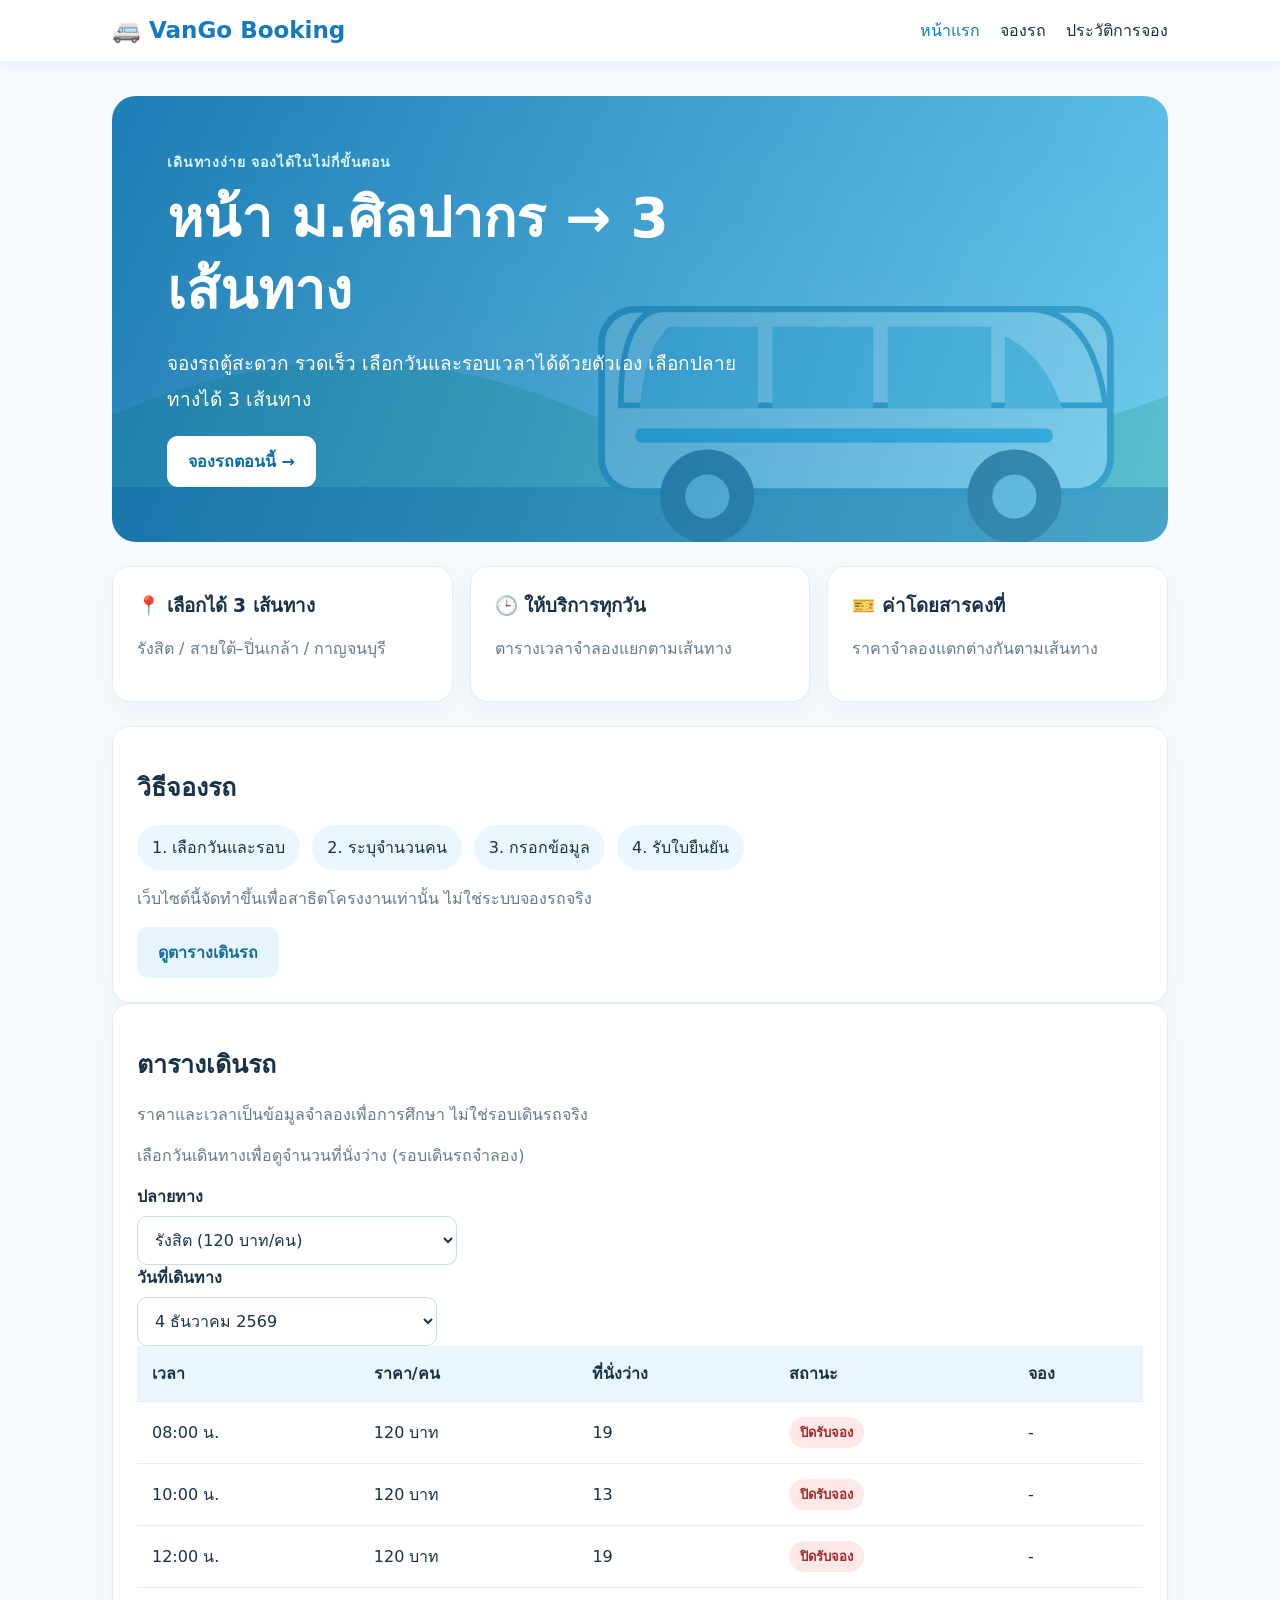
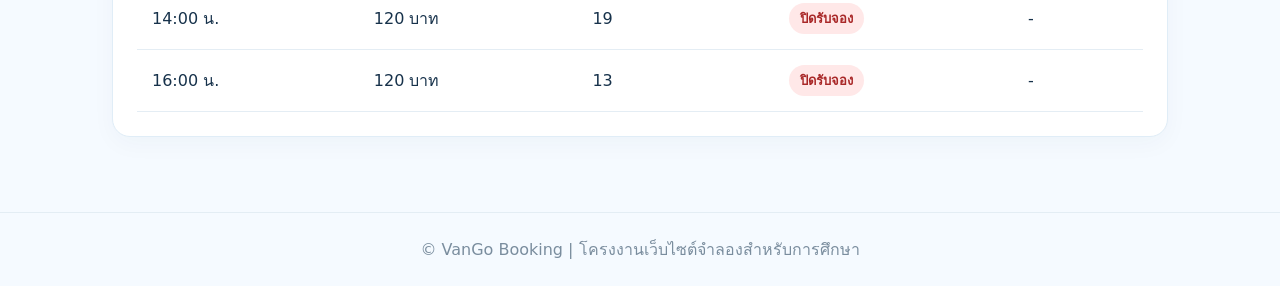
<file: index.html>
<!doctype html><html lang="th"><head><meta charset="utf-8"><meta name="viewport" content="width=device-width,initial-scale=1"><title>VanGo Booking | หน้าแรก</title><link rel="stylesheet" href="style.css"></head><body><header><nav class="nav"><a class="brand" href="index.html">🚐 VanGo Booking</a><div class="links"><a class="active" href="index.html">หน้าแรก</a><a href="booking.html">จองรถ</a><a href="history.html">ประวัติการจอง</a></div></nav></header><main><section class="hero"><div><div class="eyebrow" style="color:#d9f7ff">เดินทางง่าย จองได้ในไม่กี่ขั้นตอน</div><h1>หน้า ม.ศิลปากร → 3 เส้นทาง</h1><p>จองรถตู้สะดวก รวดเร็ว เลือกวันและรอบเวลาได้ด้วยตัวเอง เลือกปลายทางได้ 3 เส้นทาง</p><a class="btn" href="booking.html">จองรถตอนนี้ →</a></div></section><section class="cards"><div class="card"><h3>📍 เลือกได้ 3 เส้นทาง</h3><p class="muted">รังสิต / สายใต้–ปิ่นเกล้า / กาญจนบุรี</p></div><div class="card"><h3>🕒 ให้บริการทุกวัน</h3><p class="muted">ตารางเวลาจำลองแยกตามเส้นทาง</p></div><div class="card"><h3>🎫 ค่าโดยสารคงที่</h3><p class="muted">ราคาจำลองแตกต่างกันตามเส้นทาง</p></div></section><section class="panel"><h2>วิธีจองรถ</h2><div class="steps"><span>1. เลือกวันและรอบ</span><span>2. ระบุจำนวนคน</span><span>3. กรอกข้อมูล</span><span>4. รับใบยืนยัน</span></div><p class="muted">เว็บไซต์นี้จัดทำขึ้นเพื่อสาธิตโครงงานเท่านั้น ไม่ใช่ระบบจองรถจริง</p><a class="btn secondary" href="#schedule">ดูตารางเดินรถ</a></section><section class="panel" id="schedule"><h2>ตารางเดินรถ</h2><p class="muted">ราคาและเวลาเป็นข้อมูลจำลองเพื่อการศึกษา ไม่ใช่รอบเดินรถจริง </p><p class="muted">เลือกวันเดินทางเพื่อดูจำนวนที่นั่งว่าง (รอบเดินรถจำลอง)</p><label for="schedule-route">ปลายทาง</label><select id="schedule-route" style="max-width:320px"></select><label for="schedule-date">วันที่เดินทาง</label><select id="schedule-date" style="max-width:300px"></select><div class="tablewrap"><table><thead><tr><th>เวลา</th><th>ราคา/คน</th><th>ที่นั่งว่าง</th><th>สถานะ</th><th>จอง</th></tr></thead><tbody id="schedule-rows"></tbody></table></div></section></main><footer>© VanGo Booking | โครงงานเว็บไซต์จำลองสำหรับการศึกษา</footer><script src="app.js"></script></body></html>
</file>
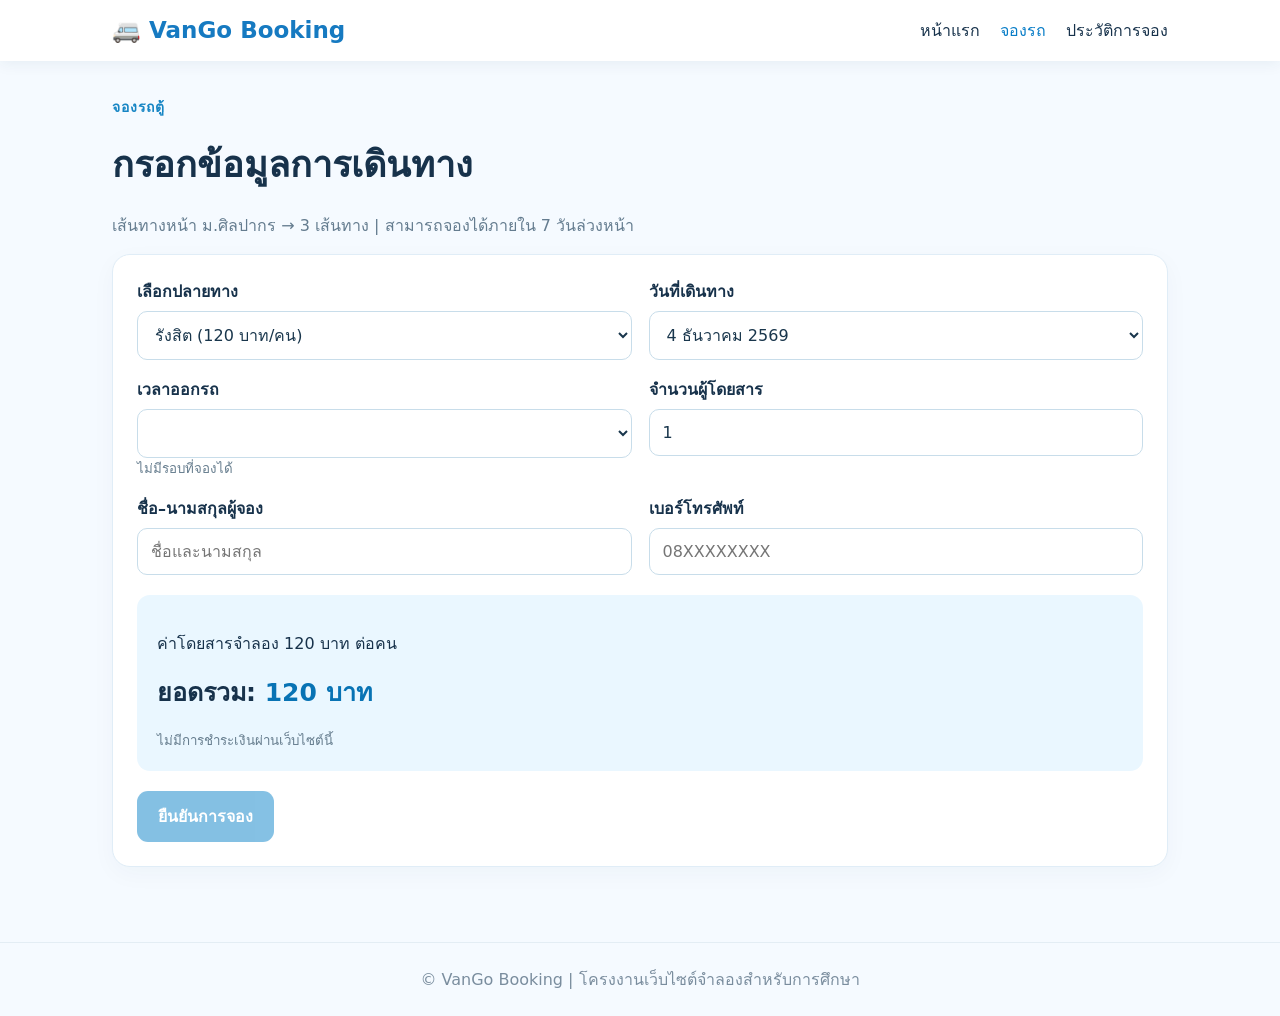
<file: booking.html>
<!doctype html><html lang="th"><head><meta charset="utf-8"><meta name="viewport" content="width=device-width,initial-scale=1"><title>จองรถ | VanGo Booking</title><link rel="stylesheet" href="style.css"></head><body><header><nav class="nav"><a class="brand" href="index.html">🚐 VanGo Booking</a><div class="links"><a href="index.html">หน้าแรก</a><a class="active" href="booking.html">จองรถ</a><a href="history.html">ประวัติการจอง</a></div></nav></header><main><span class="eyebrow">จองรถตู้</span><h1>กรอกข้อมูลการเดินทาง</h1><p class="muted">เส้นทางหน้า ม.ศิลปากร → 3 เส้นทาง | สามารถจองได้ภายใน 7 วันล่วงหน้า</p><form class="panel" id="booking-form"><div class="formgrid"><div><label for="travel-route">เลือกปลายทาง</label><select id="travel-route" required></select></div><div><label for="travel-date">วันที่เดินทาง</label><select id="travel-date" required></select></div><div><label for="travel-time">เวลาออกรถ</label><select id="travel-time" required></select><small id="availability"></small></div><div><label for="passenger-count">จำนวนผู้โดยสาร</label><input id="passenger-count" type="number" min="1" max="19" value="1" required></div><div><label for="customer-name">ชื่อ–นามสกุลผู้จอง</label><input id="customer-name" maxlength="100" autocomplete="name" required placeholder="ชื่อและนามสกุล"></div><div><label for="customer-phone">เบอร์โทรศัพท์</label><input id="customer-phone" type="tel" maxlength="10" inputmode="numeric" autocomplete="tel" required placeholder="08XXXXXXXX"></div></div><div class="summary"><p id="price-label">ค่าโดยสารจำลองตามเส้นทาง</p><h2>ยอดรวม: <strong id="total">120 บาท</strong></h2><small>ไม่มีการชำระเงินผ่านเว็บไซต์นี้</small></div><div id="feedback" aria-live="polite"></div><button id="confirm" class="btn" type="submit">ยืนยันการจอง</button></form></main><footer>© VanGo Booking | โครงงานเว็บไซต์จำลองสำหรับการศึกษา</footer><script src="app.js"></script></body></html>
</file>
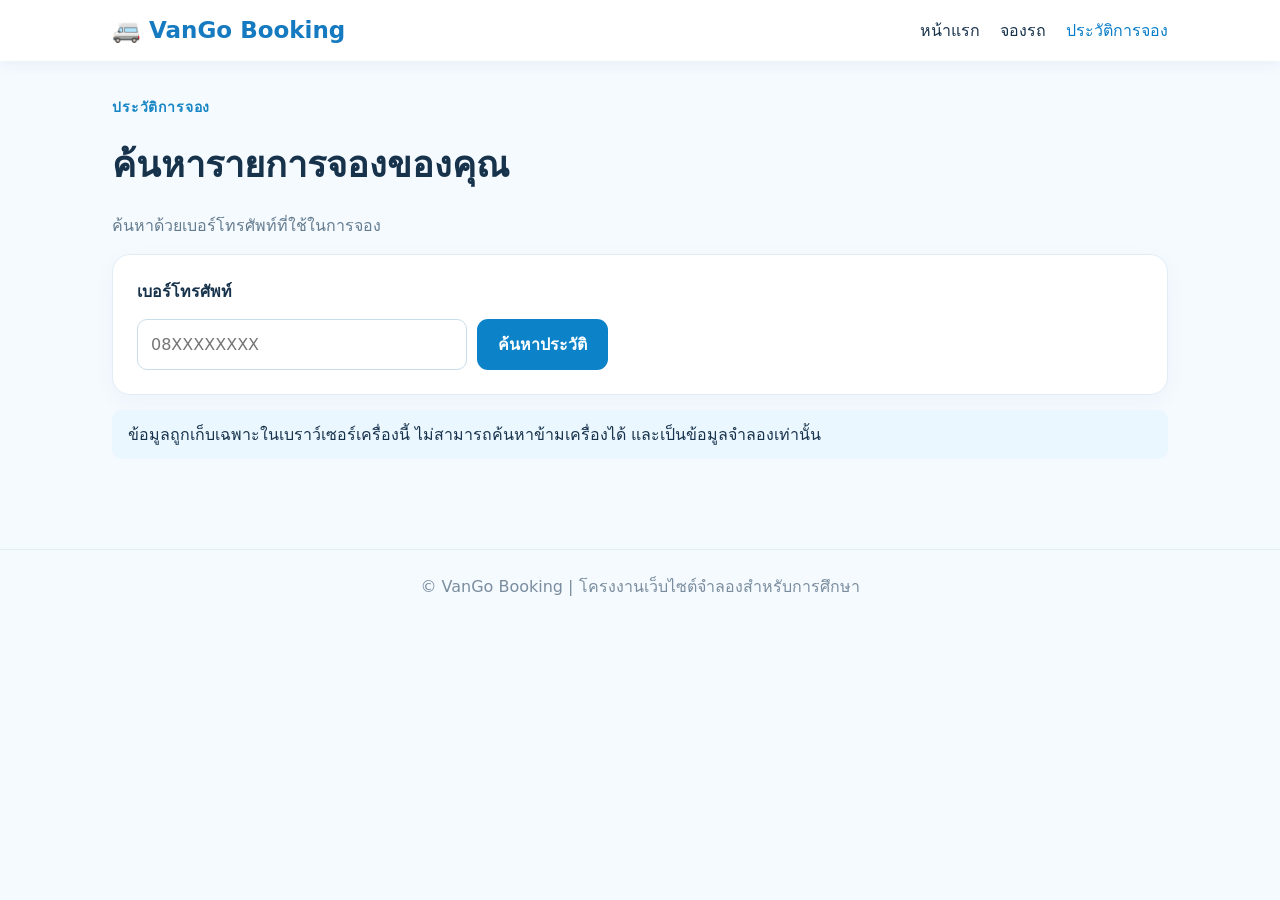
<file: history.html>
<!doctype html><html lang="th"><head><meta charset="utf-8"><meta name="viewport" content="width=device-width,initial-scale=1"><title>ประวัติการจอง | VanGo Booking</title><link rel="stylesheet" href="style.css"></head><body><header><nav class="nav"><a class="brand" href="index.html">🚐 VanGo Booking</a><div class="links"><a href="index.html">หน้าแรก</a><a href="booking.html">จองรถ</a><a class="active" href="history.html">ประวัติการจอง</a></div></nav></header><main><span class="eyebrow">ประวัติการจอง</span><h1>ค้นหารายการจองของคุณ</h1><p class="muted">ค้นหาด้วยเบอร์โทรศัพท์ที่ใช้ในการจอง</p><form id="history-form" class="panel"><label for="phone-search">เบอร์โทรศัพท์</label><div class="actions"><input id="phone-search" type="tel" maxlength="10" inputmode="numeric" required placeholder="08XXXXXXXX" style="max-width:330px"><button class="btn" type="submit">ค้นหาประวัติ</button></div></form><section id="results" aria-live="polite"></section><p class="notice">ข้อมูลถูกเก็บเฉพาะในเบราว์เซอร์เครื่องนี้ ไม่สามารถค้นหาข้ามเครื่องได้ และเป็นข้อมูลจำลองเท่านั้น</p></main><footer>© VanGo Booking | โครงงานเว็บไซต์จำลองสำหรับการศึกษา</footer><script src="app.js"></script></body></html>
</file>
<file: style.css>
:root{font-family:system-ui,'Noto Sans Thai',sans-serif;color:#17324b;background:#f5faff}*{box-sizing:border-box}body{margin:0}a{text-decoration:none;color:inherit}header{background:white;box-shadow:0 2px 15px #153b5c12;position:sticky;top:0;z-index:10}.nav{max-width:1100px;margin:auto;padding:17px 22px;display:flex;align-items:center;justify-content:space-between;gap:16px}.brand{font-size:23px;font-weight:850;color:#167ac1}.links{display:flex;gap:20px;flex-wrap:wrap}.links a:hover,.links a.active{color:#087dc7}main{max-width:1100px;margin:0 auto;padding:35px 22px 75px}.hero{border-radius:24px;overflow:hidden;background:linear-gradient(110deg,#096da9dd,#42b8e4a8),url('van.svg') center/cover;min-height:410px;display:flex;align-items:center;padding:55px;color:white}.hero>div{max-width:600px}.hero h1{font-size:clamp(32px,5vw,55px);margin:10px 0}.hero p{font-size:19px;line-height:1.9}.btn{display:inline-block;border:0;border-radius:11px;background:#0c83c9;color:white;padding:13px 21px;font:inherit;font-weight:700;cursor:pointer}.btn:hover{background:#086ca7}.btn.secondary{background:#e7f5ff;color:#146c9f}.btn:disabled{opacity:.5;cursor:not-allowed}.hero .btn{background:white;color:#086ca7}.cards{display:grid;grid-template-columns:repeat(3,1fr);gap:17px;margin:24px 0}.card,.panel{background:white;border:1px solid #e0edf7;border-radius:18px;padding:24px;box-shadow:0 7px 24px #183e5b09}.card h3{margin:0 0 10px}.muted{color:#647c8f}.eyebrow{font-size:14px;color:#1685c4;font-weight:800;letter-spacing:.06em}h1,h2{line-height:1.3}h1{font-size:36px}h2{font-size:25px}.formgrid{display:grid;grid-template-columns:repeat(2,minmax(0,1fr));gap:17px}label{display:block;font-weight:650;margin-bottom:7px}input,select{width:100%;padding:13px;border:1px solid #c8ddea;border-radius:10px;font:inherit;background:white;color:#19364c}input:focus,select:focus{outline:2px solid #80c9f2}.wide{grid-column:1/-1}.summary{background:#eaf7ff;padding:20px;border-radius:13px;margin:20px 0}.summary strong{color:#0873b4}.notice{padding:12px 16px;background:#eaf7ff;border-radius:10px;margin:15px 0}.error{background:#fff0ee;color:#a52b22}.success{background:#e7f9ef;color:#136c3b}.tablewrap{overflow:auto}table{width:100%;border-collapse:collapse;background:white}th,td{text-align:left;padding:15px;border-bottom:1px solid #e4edf4}th{background:#eaf7ff}.pill{display:inline-block;border-radius:50px;background:#e7f9ef;color:#167443;padding:5px 11px;font-size:13px;font-weight:700}.pill.full{background:#ffe8e8;color:#a92828}.receipt{max-width:650px;margin:22px auto;border:2px dashed #b8d9ed;border-radius:15px;padding:28px;background:white}.receipt dl{display:grid;grid-template-columns:1fr 1fr;gap:12px}.receipt dt{color:#6b8293;font-size:13px}.receipt dd{margin:4px 0;font-weight:700}.actions{display:flex;gap:10px;flex-wrap:wrap;margin-top:15px}footer{text-align:center;padding:24px;color:#7a8d9e;border-top:1px solid #e3edf4}small{color:#667d8e}.steps{display:flex;gap:12px;flex-wrap:wrap}.steps span{background:#eaf7ff;padding:10px 15px;border-radius:30px}@media(max-width:700px){.nav{align-items:flex-start;flex-direction:column}.links{gap:12px;font-size:14px}.cards,.formgrid{grid-template-columns:1fr}.hero{min-height:370px;padding:32px}.receipt dl{grid-template-columns:1fr}main{padding:24px 15px 60px}}@media print{header,footer,.actions,.no-print{display:none!important}body{background:white}.receipt{border:1px solid #bbb}}
.result-card{margin:12px 0}select,input{max-width:100%}@media print{header,footer,#history-form,.actions,.notice:not(.success){display:none!important}main{padding:0}.receipt{border:0!important}}
</file>
